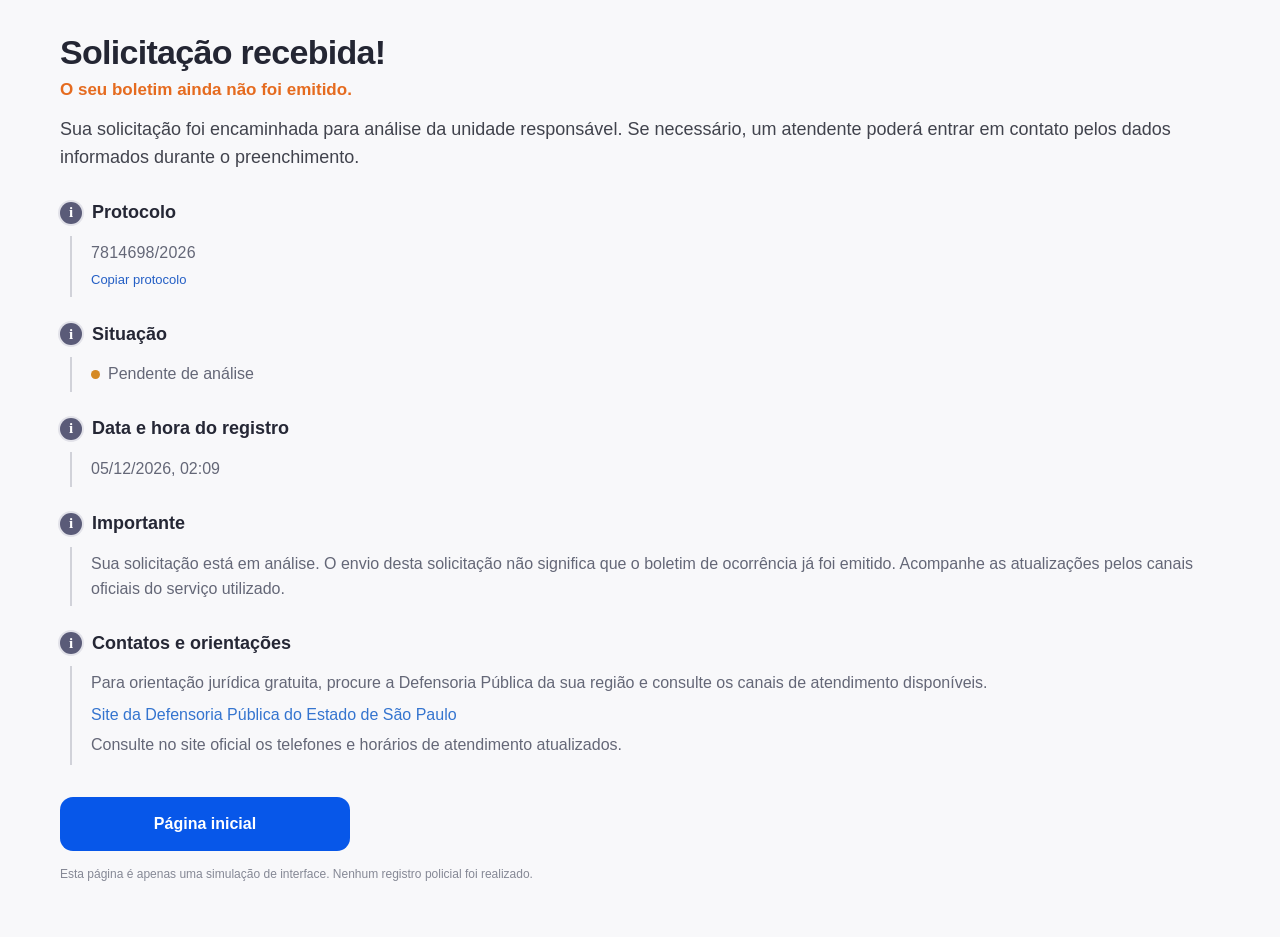
<file: boletim-confirmacao-demo/index.html>
<!doctype html>
<html lang="pt-BR">
  <head>
    <meta charset="UTF-8" />
    <meta name="viewport" content="width=device-width, initial-scale=1.0" />
    <meta
      name="description"
      content="Protótipo demonstrativo de tela de confirmação de solicitação."
    />
    <title>Solicitação recebida — Demonstração</title>
    <link rel="stylesheet" href="style.css" />
  </head>
  <body>
    <main class="page">
      <section class="confirmation" aria-labelledby="page-title">
        <header class="page-header">
          <div class="success-mark" aria-hidden="true">
            <svg viewBox="0 0 24 24"><path d="m5 12.5 4.2 4.2L19 7" /></svg>
          </div>
          <div>
            <h1 id="page-title">Solicitação recebida!</h1>
            <p class="warning">O seu boletim ainda não foi emitido.</p>
          </div>
        </header>

        <p class="intro">
          Sua solicitação foi encaminhada para análise da unidade responsável.
          Se necessário, um atendente poderá entrar em contato pelos dados
          informados durante o preenchimento.
        </p>

        <div class="details">
          <section class="detail">
            <h2>
              <span class="info-icon" aria-hidden="true">i</span>Protocolo
            </h2>
            <div class="detail-content">
              <p class="protocol" id="protocol">7814698/2026</p>
              <button class="copy-button" id="copyProtocol" type="button">
                Copiar protocolo
              </button>
            </div>
          </section>

          <section class="detail">
            <h2><span class="info-icon" aria-hidden="true">i</span>Situação</h2>
            <div class="detail-content">
              <p>
                <span class="status-dot"></span
                ><span id="status">Pendente de análise</span>
              </p>
            </div>
          </section>

          <section class="detail">
            <h2>
              <span class="info-icon" aria-hidden="true">i</span>Data e hora do
              registro
            </h2>
            <div class="detail-content">
              <p id="registeredAt">Carregando data e hora...</p>
            </div>
          </section>

          <section class="detail">
            <h2>
              <span class="info-icon" aria-hidden="true">i</span>Importante
            </h2>
            <div class="detail-content">
              <p>
                Sua solicitação está em análise. O envio desta solicitação não
                significa que o boletim de ocorrência já foi emitido. Acompanhe
                as atualizações pelos canais oficiais do serviço utilizado.
              </p>
            </div>
          </section>

          <section class="detail contacts">
            <h2>
              <span class="info-icon" aria-hidden="true">i</span>Contatos e
              orientações
            </h2>
            <div class="detail-content">
              <p>
                Para orientação jurídica gratuita, procure a Defensoria Pública
                da sua região e consulte os canais de atendimento disponíveis.
              </p>
              <a
                href="https://www.defensoria.sp.def.br/"
                target="_blank"
                rel="noopener noreferrer"
              >
                Site da Defensoria Pública do Estado de São Paulo
              </a>
              <p class="phone-note">
                Consulte no site oficial os telefones e horários de atendimento
                atualizados.
              </p>
            </div>
          </section>
        </div>

        <button class="home-button" id="homeButton" type="button">
          Página inicial
        </button>
        <p class="disclaimer">
          Esta página é apenas uma simulação de interface. Nenhum registro
          policial foi realizado.
        </p>
      </section>
    </main>

    <div class="toast" id="toast" role="status" aria-live="polite"></div>
    <script src="script.js"></script>
  </body>
</html>
</file>
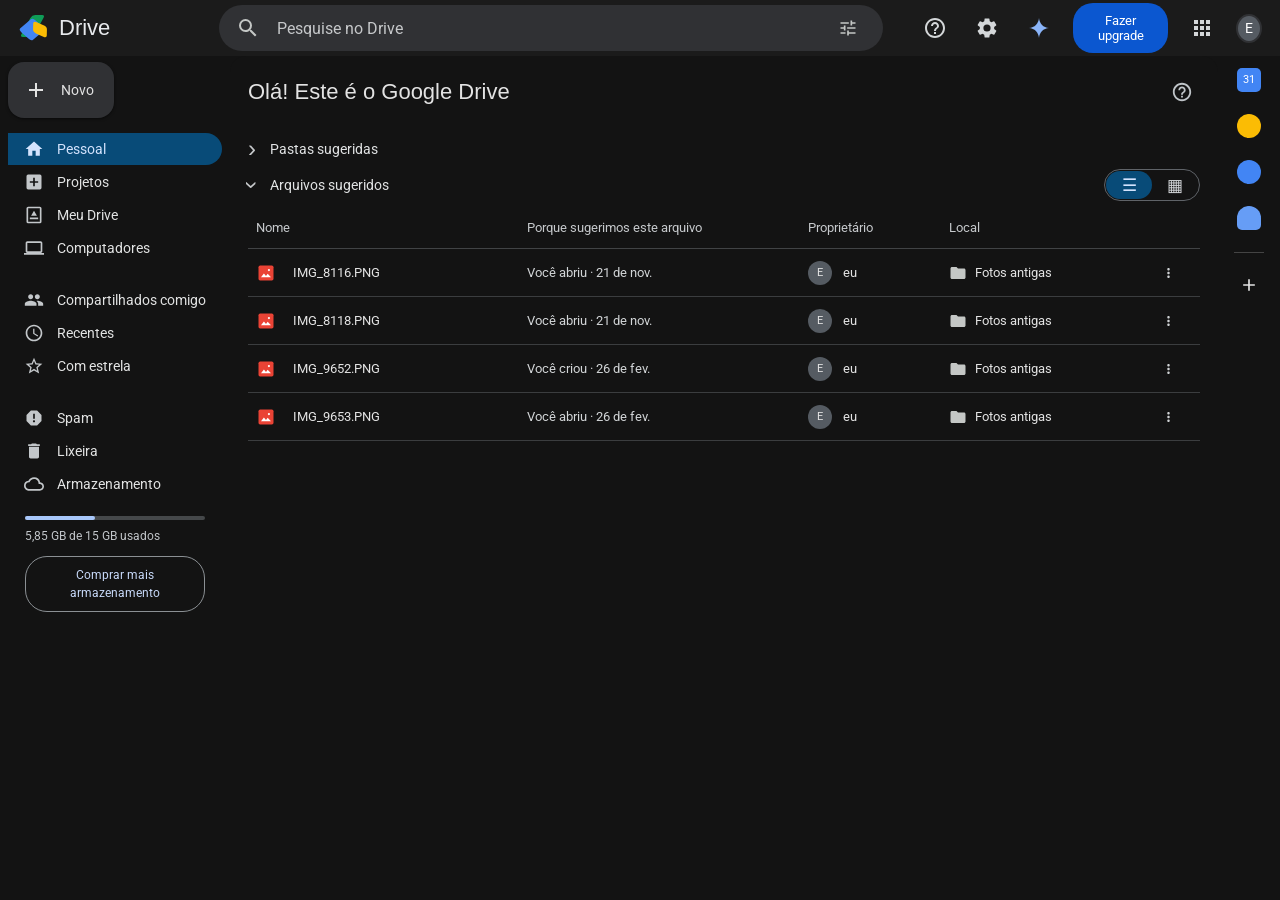
<file: drive-clone-html-css-js/index.html>
<!doctype html>
<html lang="pt-BR">
  <head>
    <meta charset="UTF-8" />
    <meta name="viewport" content="width=device-width, initial-scale=1.0" />
    <title>Drive — Clone</title>
    <link rel="stylesheet" href="style.css" />
    <link rel="preconnect" href="https://fonts.googleapis.com" />
    <link rel="preconnect" href="https://fonts.gstatic.com" crossorigin />
    <link
      href="https://fonts.googleapis.com/css2?family=Google+Sans:wght@400;500;600&family=Roboto:wght@400;500&display=swap"
      rel="stylesheet"
    />
  </head>
  <body>
    <header class="topbar">
      <a class="brand" href="#" aria-label="Drive">
        <span class="drive-logo"><i></i><b></b><em></em></span
        ><span>Drive</span>
      </a>
      <div class="search-wrap">
        <button class="menu-btn" id="menuBtn" title="Menu" data-i="menu"></button>
        <span class="search-icon"></span>
        <input
          id="searchInput"
          type="search"
          placeholder="Pesquise no Drive"
          autocomplete="off"
        />
        <button class="search-filter" title="Opções de pesquisa">☷</button>
      </div>
      <div class="top-actions">
        <button class="icon-button" title="Ajuda">?</button>
        <button class="icon-button" title="Configurações">⚙</button>
        <button class="gemini" title="Gemini"></button>
        <button class="upgrade">Fazer upgrade</button>
        <button class="apps" title="Aplicativos do Google">▦</button>
        <button class="avatar" title="Conta">E</button>
      </div>
    </header>

    <aside class="sidebar">
      <button class="new-button" id="newButton"><span>＋</span> Novo</button>
      <nav class="main-nav">
        <a class="nav-item active" href="#" data-section="Pessoal"
          ><span>⌂</span>Pessoal</a
        >
        <a class="nav-item" href="#" data-section="Projetos"
          ><span>▣</span>Projetos</a
        >
        <a class="nav-item" href="#" data-section="Meu Drive"
          ><span>▱</span>Meu Drive</a
        >
        <a class="nav-item" href="#" data-section="Computadores"
          ><span>▣</span>Computadores</a
        >
        <a class="nav-item spaced" href="#" data-section="Compartilhados comigo"
          ><span>♧</span>Compartilhados comigo</a
        >
        <a class="nav-item" href="#" data-section="Recentes"
          ><span>◷</span>Recentes</a
        >
        <a class="nav-item" href="#" data-section="Com estrela"
          ><span>☆</span>Com estrela</a
        >
        <a class="nav-item spaced" href="#" data-section="Spam"
          ><span>⊘</span>Spam</a
        >
        <a class="nav-item" href="#" data-section="Lixeira"
          ><span>▤</span>Lixeira</a
        >
        <a class="nav-item" href="#" data-section="Armazenamento"
          ><span>☁</span>Armazenamento</a
        >
      </nav>
      <div class="storage">
        <div class="storage-track"><span></span></div>
        <p><strong id="storageUsed">5,85 GB</strong> de 15 GB usados</p>
        <button class="storage-button">Comprar mais<br />armazenamento</button>
      </div>
    </aside>

    <aside class="side-panel"><i class="sp cal">31</i><i class="sp keep"></i><i class="sp task"></i><i class="sp contact"></i><hr /><span data-i="plus"></span></aside>
    <div class="crumb-bar hidden" id="crumbBar"><span data-i="drive" data-s="18"></span> Meu Drive <span data-i="right" data-s="20"></span> <span data-i="folder" data-s="18"></span> <span id="crumbFolder"></span> <span data-i="right" data-s="20"></span> <span class="crumb-ic"></span> <span id="crumbName"></span></div>
    <main class="workspace">
      <div class="content">
        <div class="greeting-row">
          <h1 id="pageTitle">Olá! Este é o Google Drive</h1>
          <button class="help-info" title="Informações">ⓘ</button>
        </div>
        <section class="suggested-folders">
          <button class="section-toggle" id="folderToggle">
            <span class="chevron">›</span> Pastas sugeridas
          </button>
          <div class="folder-suggestions hidden" id="folderSuggestions">
            <button class="folder-card">
              <span class="folder-icon">📁</span><span>Fotos antigas</span
              ><small>Minha pasta</small>
            </button>
          </div>
        </section>

        <section class="files-section">
          <div class="files-heading">
            <button class="section-toggle">
              <span class="chevron down">›</span> Arquivos sugeridos
            </button>
            <div class="view-switch">
              <button
                class="view-btn selected"
                id="listView"
                title="Visualização em lista"
              >
                ☰
              </button>
              <button
                class="view-btn"
                id="gridView"
                title="Visualização em grade"
              >
                ▦
              </button>
            </div>
          </div>
          <div class="table-wrap" id="tableWrap">
            <div class="table-head">
              <span>Nome <span class="sort">↕</span></span>
              <span>Porque sugerimos este arquivo</span>
              <span>Proprietário</span>
              <span>Local</span>
              <span></span>
            </div>
            <div id="fileRows" class="file-rows"></div>
          </div>
          <div id="gridFiles" class="grid-files hidden"></div>
          <button class="more-link" id="moreButton">Mais</button>
          <div class="empty-state hidden" id="emptyState">
            <div class="empty-art">⌕</div>
            <h2>Nenhum arquivo encontrado</h2>
            <p>Tente pesquisar outro termo ou limpar a pesquisa.</p>
          </div>
        </section>
      </div>
    </main>

    <div class="scrim hidden" id="scrim"></div>
    <button class="fab" id="fab"><span data-i="plus" data-s="24"></span> Novo</button>
    <nav class="bottom-nav">
      <button data-go="Pessoal" class="active"><span class="bn-ic" data-i="home"></span>Início</button>
      <button data-go="Com estrela"><span class="bn-ic" data-i="star"></span>Com estrela</button>
      <button data-go="Compartilhados comigo"><span class="bn-ic" data-i="people"></span>Compartilhados</button>
      <button data-go="Meu Drive"><span class="bn-ic" data-i="folder"></span>Arquivos</button>
    </nav>
    <div class="popup-menu hidden" id="newMenu">
      <button data-action="upload-file">
        <span>↑</span> Upload de arquivo
      </button>
      <button data-action="upload-folder">
        <span>⇧</span> Upload de pasta
      </button>
      <div class="menu-divider"></div>
      <button data-action="new-folder"><span>📁</span> Nova pasta</button>
      <button data-action="new-doc"><span>▤</span> Documentos Google</button>
      <button data-action="new-sheet"><span>▦</span> Planilhas Google</button>
    </div>
    <input type="file" id="filePicker" multiple hidden />
    <input type="file" id="folderPicker" webkitdirectory multiple hidden />

    <div class="modal-backdrop hidden" id="modalBackdrop">
      <div class="modal">
        <h2>Nova pasta</h2>
        <p>Digite um nome para a pasta.</p>
        <input
          id="folderName"
          type="text"
          placeholder="Pasta sem título"
          maxlength="60"
        />
        <div class="modal-actions">
          <button id="cancelModal">Cancelar</button
          ><button class="primary" id="createFolder">Criar</button>
        </div>
      </div>
    </div>

    <div class="toast hidden" id="toast"></div>

    <div class="image-viewer hidden" id="imageViewer">
      <div class="viewer-header">
        <button id="closeViewer" class="v-btn" title="Fechar" data-i="close"></button>
        <span class="v-file-ic"></span>
        <div class="v-title"><div id="viewerFileName"></div><nav><span>Arquivo</span><span>Acessar</span><span>Inserir</span><span>Ferramentas</span><span>Ajuda</span></nav></div>
        <div class="v-actions"><button class="open-with">Abrir com <span data-i="chevronDown" data-s="16"></span></button><button class="share-btn"><span data-i="share" data-s="18"></span> Compartilhar</button><span class="gem" data-i="gemini" data-s="26"></span></div>
      </div>
      <div class="viewer-tools">
        <div class="tool-pill"><button id="viewerDownload" class="v-btn" data-i="download"></button><button id="viewerPrint" class="v-btn" data-i="print"></button><button id="viewerFull" class="v-btn" data-i="full"></button><i></i><button id="zoomOut" class="v-btn" data-i="minus"></button><button id="zoomReset" class="v-btn" data-i="zoom"></button><button id="zoomIn" class="v-btn" data-i="plus"></button></div>
        <div class="comment-pill"><span data-i="comment" data-s="20"></span> Comentário</div>
      </div>
      <div class="viewer-content" id="viewerBackdrop"><img id="viewerImage" alt="Visualização da imagem" /></div>
      <button class="v-nav prev" id="viewerPrev" data-i="left" data-s="24"></button>
      <button class="v-nav next" id="viewerNext" data-i="right" data-s="24"></button>
    </div>
    <script src="script.js"></script>
  </body>
</html>
</file>
<file: boletim-confirmacao-demo/style.css>
* {
  box-sizing: border-box;
}

:root {
  font-family: Arial, Helvetica, sans-serif;
  color: #242633;
  background: #f8f8fa;
  font-synthesis: none;
}

body {
  margin: 0;
  min-height: 100vh;
  background: #f8f8fa;
}

.page {
  width: min(100% - 48px, 1260px);
  margin: 0 auto;
  padding: 32px 0 54px;
}

.confirmation {
  max-width: 1160px;
  margin: 0 auto;
}

.page-header {
  display: flex;
  align-items: center;
  gap: 14px;
  margin-bottom: 12px;
}

.success-mark {
  display: none;
  width: 42px;
  height: 42px;
  flex: 0 0 42px;
  border-radius: 50%;
  background: #e7f4eb;
  align-items: center;
  justify-content: center;
}

.success-mark svg {
  width: 24px;
  height: 24px;
  fill: none;
  stroke: #18864b;
  stroke-width: 2.2;
  stroke-linecap: round;
  stroke-linejoin: round;
}

h1 {
  margin: 0 0 7px;
  font-size: clamp(25px, 3vw, 34px);
  line-height: 1.2;
  letter-spacing: -0.7px;
  font-weight: 700;
}

.warning {
  margin: 0;
  color: #e56b1f;
  font-size: 17px;
  font-weight: 700;
}

.intro {
  max-width: 1160px;
  margin: 16px 0 30px;
  color: #41434d;
  font-size: 18px;
  line-height: 1.55;
}

.details {
  display: flex;
  flex-direction: column;
  gap: 26px;
}

.detail h2 {
  display: flex;
  align-items: center;
  gap: 10px;
  margin: 0 0 12px;
  font-size: 18px;
  font-weight: 700;
  color: #252735;
}

.info-icon {
  display: inline-flex;
  align-items: center;
  justify-content: center;
  width: 22px;
  height: 22px;
  flex: 0 0 22px;
  border-radius: 50%;
  background: #5a5b78;
  color: white;
  font-family: Georgia, serif;
  font-size: 15px;
  font-weight: 700;
  box-shadow: 0 0 0 2px #e2e2e9;
}

.detail-content {
  margin-left: 10px;
  padding: 5px 0 5px 19px;
  border-left: 2px solid #d1d2d9;
  color: #646777;
  font-size: 16px;
  line-height: 1.55;
}

.detail-content p {
  margin: 0;
}

.protocol {
  font-variant-numeric: tabular-nums;
  letter-spacing: 0.2px;
}

.copy-button {
  display: inline-block;
  margin-top: 7px;
  padding: 0;
  color: #245fc5;
  background: transparent;
  border: 0;
  font-size: 13px;
  cursor: pointer;
}

.copy-button:hover,
.detail-content a:hover {
  text-decoration: underline;
}

.status-dot {
  display: inline-block;
  width: 9px;
  height: 9px;
  margin-right: 8px;
  border-radius: 50%;
  background: #d58a25;
}

.contacts .detail-content {
  padding-bottom: 7px;
}

.detail-content a {
  display: inline-block;
  margin-top: 7px;
  color: #3474cf;
  text-decoration: none;
  overflow-wrap: anywhere;
}

.detail-content .phone-note {
  margin-top: 5px;
}

.home-button {
  display: block;
  width: min(290px, 100%);
  min-height: 54px;
  margin-top: 32px;
  border: 0;
  border-radius: 13px;
  background: #0757e9;
  color: #fff;
  font-size: 16px;
  font-weight: 700;
  cursor: pointer;
  transition:
    background 0.18s ease,
    transform 0.18s ease;
}

.home-button:hover {
  background: #064bc8;
}

.home-button:active {
  transform: translateY(1px);
}

.disclaimer {
  margin: 14px 0 0;
  color: #858895;
  font-size: 12px;
  line-height: 1.5;
}

.toast {
  position: fixed;
  left: 50%;
  bottom: 24px;
  z-index: 10;
  max-width: calc(100% - 32px);
  padding: 12px 18px;
  border-radius: 8px;
  background: #292b35;
  color: #fff;
  font-size: 14px;
  box-shadow: 0 5px 18px #0002;
  opacity: 0;
  pointer-events: none;
  transform: translate(-50%, 12px);
  transition:
    opacity 0.2s ease,
    transform 0.2s ease;
}

.toast.show {
  opacity: 1;
  transform: translate(-50%, 0);
}

button:focus-visible,
a:focus-visible {
  outline: 3px solid #80aaff;
  outline-offset: 3px;
}

@media (max-width: 650px) {
  .page {
    width: min(100% - 32px, 1160px);
    padding-top: 25px;
  }

  .page-header {
    align-items: flex-start;
  }

  .intro {
    font-size: 16px;
    margin-bottom: 26px;
  }

  .details {
    gap: 23px;
  }

  .detail h2 {
    font-size: 16px;
  }

  .detail-content {
    font-size: 15px;
  }

  .home-button {
    width: 100%;
  }
}
</file>
<file: drive-clone-html-css-js/style.css>
* {
  box-sizing: border-box;
}
:root {
  --bg: #131313;
  --panel: #1e1f20;
  --panel2: #252729;
  --line: #3b3d3f;
  --text: #e3e3e3;
  --muted: #aeb3b7;
  --blue: #a8c7fa;
  --blue-bg: #084b78;
}
body {
  margin: 0;
  background: var(--bg);
  color: var(--text);
  font-family: Roboto, Arial, sans-serif;
  font-size: 14px;
  overflow: hidden;
}
button,
input {
  font: inherit;
}
button {
  color: inherit;
  cursor: pointer;
  border: 0;
  background: none;
}
.topbar {
  height: 56px;
  display: flex;
  align-items: center;
  padding: 0 18px;
  gap: 34px;
  background: #1b1b1b;
  position: fixed;
  inset: 0 0 auto;
  z-index: 5;
}
.brand {
  width: 178px;
  display: flex;
  align-items: center;
  gap: 12px;
  color: #e8eaed;
  text-decoration: none;
  font:
    22px "Google Sans",
    Arial;
}
.drive-logo {
  width: 29px;
  height: 27px;
  position: relative;
  display: inline-block;
}
.drive-logo i,
.drive-logo b,
.drive-logo em {
  position: absolute;
  display: block;
  width: 13px;
  height: 22px;
  transform: skew(-29deg);
  border-radius: 3px;
}
.drive-logo i {
  background: #0f9d58;
  left: 8px;
  top: 0;
}
.drive-logo b {
  background: #4285f4;
  left: 2px;
  top: 8px;
  transform: skew(29deg) rotate(-30deg);
  height: 13px;
  width: 24px;
}
.drive-logo em {
  background: #fbbc04;
  right: 1px;
  top: 8px;
  transform: skew(29deg) rotate(30deg);
  height: 13px;
  width: 12px;
}
.search-wrap {
  height: 46px;
  width: min(770px, 55vw);
  background: #303134;
  border-radius: 28px;
  display: flex;
  align-items: center;
  padding: 0 17px;
  gap: 15px;
  color: #c4c7c5;
}
.search-icon {
  font-size: 26px;
  transform: rotate(-20deg);
}
.search-wrap input {
  flex: 1;
  min-width: 0;
  background: transparent;
  border: 0;
  outline: 0;
  color: #f1f3f4;
  font-size: 16px;
}
.search-wrap input::placeholder {
  color: #c6c8ca;
}
.search-filter {
  font-size: 22px;
  color: #c4c7c5;
  padding: 5px 8px;
}
.top-actions {
  margin-left: auto;
  display: flex;
  align-items: center;
  gap: 16px;
}
.icon-button,
.apps,
.gemini {
  font-size: 20px;
  color: #d4d7d9;
  width: 25px;
  height: 32px;
}
.gemini {
  color: #a78bfa;
  font-size: 25px;
}
.upgrade {
  background: #0b57d0;
  border-radius: 20px;
  padding: 10px 17px;
  color: #fff;
  font-size: 13px;
}
.avatar {
  width: 29px;
  height: 29px;
  border-radius: 50%;
  background: #555b62;
  color: #fff;
  border: 2px solid #303134;
}
.sidebar {
  position: fixed;
  top: 56px;
  bottom: 0;
  left: 0;
  width: 230px;
  padding: 6px 8px 18px;
  overflow-y: auto;
}
.new-button {
  height: 52px;
  padding: 0 18px;
  border-radius: 16px;
  background: #303134;
  box-shadow: 0 1px 3px #0008;
  display: flex;
  align-items: center;
  gap: 13px;
  margin-bottom: 15px;
  font-size: 14px;
}
.new-button span {
  font-size: 25px;
  font-weight: 300;
}
.main-nav {
  display: flex;
  flex-direction: column;
  gap: 1px;
}
.nav-item {
  height: 34px;
  border-radius: 0 22px 22px 0;
  display: flex;
  align-items: center;
  gap: 17px;
  padding: 0 16px;
  color: #e2e3e3;
  text-decoration: none;
  font-size: 14px;
}
.nav-item span {
  width: 16px;
  font-size: 18px;
  text-align: center;
  color: #c3c7ca;
}
.nav-item.active {
  background: #084b78;
  color: #d3e3fd;
}
.nav-item.active span {
  color: #d3e3fd;
}
.nav-item.spaced {
  margin-top: 19px;
}
.storage {
  padding: 0 17px;
  margin-top: 16px;
  color: #c2c6ca;
  font-size: 12px;
}
.storage-track {
  height: 4px;
  border-radius: 5px;
  background: #45484a;
  margin-bottom: 9px;
}
.storage-track span {
  display: block;
  width: 39%;
  height: 100%;
  background: #a8c7fa;
  border-radius: 5px;
}
.storage p {
  margin: 0 0 13px;
}
.storage strong {
  font-weight: 400;
}
.storage-button {
  border: 1px solid #8b9094;
  border-radius: 22px;
  padding: 9px 16px;
  color: #c8dafa;
  width: 100%;
  line-height: 18px;
}
.workspace {
  position: fixed;
  top: 56px;
  left: 230px;
  right: 62px;
  bottom: 0;
  background: var(--bg);
  border-radius: 16px 16px 0 0;
  overflow-y: auto;
  scrollbar-color: #4b4d4e transparent;
  scrollbar-width: thin;
}
.content {
  padding: 18px 18px 45px;
}
.greeting-row {
  display: flex;
  align-items: center;
  justify-content: space-between;
  margin-bottom: 23px;
}
.greeting-row h1 {
  font:
    22px "Google Sans",
    Arial;
  margin: 0;
  font-weight: 400;
}
.help-info {
  font-size: 18px;
  color: #bfc4c8;
}
.section-toggle {
  display: flex;
  align-items: center;
  gap: 14px;
  color: #e1e3e4;
  font-size: 14px;
  padding: 0;
  background: none;
  height: 31px;
}
.chevron {
  font-size: 24px;
  display: inline-block;
  transform: rotate(0);
  font-family: Arial;
  line-height: 1;
  color: #c6c9cb;
}
.chevron.down {
  transform: rotate(90deg);
}
.folder-suggestions {
  display: flex;
  gap: 14px;
  padding: 10px 0 18px 29px;
}
.folder-card {
  width: 210px;
  height: 68px;
  background: #202124;
  border: 1px solid #3c4043;
  border-radius: 9px;
  text-align: left;
  padding: 10px 12px;
  display: grid;
  grid-template-columns: 26px 1fr;
  grid-template-rows: 22px 18px;
  align-items: center;
}
.folder-card:hover,
.file-row:hover,
.grid-card:hover {
  background: #202327;
}
.folder-icon {
  grid-row: 1/3;
  font-size: 19px;
}
.folder-card span:nth-child(2) {
  font-weight: 500;
}
.folder-card small {
  color: var(--muted);
}
.files-heading {
  height: 42px;
  display: flex;
  align-items: center;
  justify-content: space-between;
}
.view-switch {
  display: flex;
  border: 1px solid #5f6368;
  border-radius: 20px;
  overflow: hidden;
  padding: 1px;
}
.view-btn {
  width: 46px;
  height: 28px;
  border-radius: 18px;
  color: #d4d7da;
  font-size: 17px;
}
.view-btn.selected {
  background: #084b78;
  color: #d3e3fd;
}
.table-head,
.file-row {
  display: grid;
  grid-template-columns: 29% 30% 15% 22% 30px;
  align-items: center;
}
.table-head {
  height: 43px;
  border-bottom: 1px solid #414345;
  color: #c6c9cc;
  font-size: 13px;
  padding: 0 8px;
}
.sort {
  margin-left: 5px;
  color: #858b8e;
  opacity: 0;
}
.table-head span:first-child:hover .sort {
  opacity: 1;
}
.file-row {
  height: 45px;
  border-bottom: 1px solid #3b3d3f;
  padding: 0 8px;
  font-size: 13px;
  cursor: pointer;
}
.file-name {
  display: flex;
  align-items: center;
  gap: 17px;
  min-width: 0;
  white-space: nowrap;
  overflow: hidden;
  text-overflow: ellipsis;
}
.file-name strong {
  font-weight: 400;
  overflow: hidden;
  text-overflow: ellipsis;
}
.file-type {
  width: 17px;
  height: 17px;
  flex: 0 0 17px;
  border-radius: 3px;
  display: inline-flex;
  align-items: center;
  justify-content: center;
  font-size: 9px;
  color: white;
  background: #f44336;
}
.file-type.image {
  background: #e84d52;
}
.file-type.pdf {
  background: #e94235;
  font-size: 8px;
  font-weight: bold;
}
.file-type.folder {
  background: #e8b84c;
}
.file-meta {
  color: #d2d5d7;
}
.owner {
  display: flex;
  align-items: center;
  gap: 11px;
}
.mini-avatar {
  height: 18px;
  width: 18px;
  border-radius: 50%;
  background: #555b62;
  display: inline-flex;
  align-items: center;
  justify-content: center;
  font-size: 10px;
}
.location {
  display: flex;
  align-items: center;
  gap: 8px;
  white-space: nowrap;
  overflow: hidden;
  text-overflow: ellipsis;
}
.location-icon {
  color: #bfc4c6;
  font-size: 16px;
}
.row-menu {
  font-size: 19px;
  color: #d0d3d5;
  border-radius: 50%;
  width: 27px;
  height: 27px;
}
.row-menu:hover {
  background: #3c4043;
}
.more-link {
  margin: 18px 0 0 29px;
  color: #a8c7fa;
  font-size: 13px;
}
.hidden {
  display: none !important;
}
.grid-files {
  display: grid;
  grid-template-columns: repeat(auto-fill, minmax(205px, 1fr));
  gap: 12px;
  padding: 12px 0;
}
.grid-card {
  border: 1px solid #414447;
  border-radius: 10px;
  background: #1c1d1e;
  padding: 14px;
  min-height: 112px;
  cursor: pointer;
}
.grid-card .file-name {
  gap: 10px;
  margin-bottom: 15px;
}
.grid-card p {
  font-size: 12px;
  color: var(--muted);
  margin: 0;
}
.empty-state {
  text-align: center;
  padding: 70px 15px;
  color: #c4c7c5;
}
.empty-art {
  font-size: 52px;
  color: #8ab4f8;
}
.empty-state h2 {
  font: 20px "Google Sans";
  font-weight: 400;
}
.empty-state p {
  color: #9aa0a6;
}
.popup-menu {
  position: fixed;
  z-index: 10;
  top: 105px;
  left: 10px;
  width: 245px;
  padding: 7px;
  background: #282a2c;
  border-radius: 9px;
  box-shadow: 0 6px 20px #0009;
  border: 1px solid #444;
}
.popup-menu button {
  height: 42px;
  width: 100%;
  text-align: left;
  padding: 0 12px;
  border-radius: 5px;
  display: flex;
  align-items: center;
  gap: 13px;
}
.popup-menu button:hover {
  background: #3c4043;
}
.popup-menu button span {
  width: 18px;
  text-align: center;
  font-size: 17px;
}
.menu-divider {
  height: 1px;
  background: #45484a;
  margin: 6px 0;
}
.modal-backdrop {
  position: fixed;
  inset: 0;
  background: #0008;
  z-index: 20;
  display: grid;
  place-items: center;
}
.modal {
  width: min(420px, calc(100vw - 32px));
  background: #282a2c;
  border-radius: 18px;
  padding: 25px 24px 18px;
  box-shadow: 0 8px 35px #0009;
}
.modal h2 {
  font: 22px "Google Sans";
  font-weight: 400;
  margin: 0 0 12px;
}
.modal p {
  color: #bdc1c6;
  margin: 0 0 22px;
}
.modal input {
  width: 100%;
  height: 42px;
  border: 1px solid #8ab4f8;
  border-radius: 5px;
  background: #202124;
  color: #fff;
  padding: 0 11px;
  outline: 0;
}
.modal-actions {
  display: flex;
  justify-content: flex-end;
  gap: 10px;
  margin-top: 27px;
}
.modal-actions button {
  padding: 9px 17px;
  border-radius: 20px;
  color: #a8c7fa;
}
.modal-actions .primary {
  background: #a8c7fa;
  color: #202124;
  font-weight: 500;
}
.toast {
  position: fixed;
  bottom: 25px;
  left: 50%;
  transform: translateX(-50%);
  background: #303134;
  color: #f1f3f4;
  padding: 13px 20px;
  border-radius: 8px;
  box-shadow: 0 4px 14px #0008;
  z-index: 30;
}
@media (max-width: 850px) {
  .topbar {
    gap: 15px;
  }
  .brand {
    width: auto;
  }
  .brand > span:last-child {
    display: none;
  }
  .search-wrap {
    width: auto;
    flex: 1;
  }
  .top-actions {
    gap: 7px;
  }
  .upgrade,
  .gemini,
  .icon-button:nth-child(1),
  .icon-button:nth-child(2) {
    display: none;
  }
  .sidebar {
    width: 72px;
  }
  .new-button {
    width: 52px;
    padding: 0;
    justify-content: center;
    font-size: 0;
  }
  .new-button span {
    font-size: 25px;
  }
  .nav-item {
    justify-content: center;
    padding: 0;
  }
  .nav-item {
    font-size: 0;
  }
  .nav-item span {
    font-size: 19px;
  }
  .storage {
    display: none;
  }
  .workspace {
    left: 72px;
  }
  .table-head,
  .file-row {
    grid-template-columns:
      minmax(190px, 1.5fr) minmax(130px, 1fr) 100px minmax(110px, 1fr)
      25px;
  }
  .table-head span:nth-child(2),
  .file-row > .file-meta {
    display: none;
  }
}
@media (max-width: 560px) {
  .topbar {
    padding: 0 10px;
  }
  .search-wrap {
    height: 40px;
    padding: 0 10px;
  }
  .search-wrap input {
    font-size: 14px;
  }
  .top-actions {
    gap: 5px;
  }
  .apps {
    display: none;
  }
  .content {
    padding: 18px 12px;
  }
  .greeting-row h1 {
    font-size: 19px;
  }
  .table-head,
  .file-row {
    grid-template-columns: minmax(180px, 1fr) 100px 25px;
  }
  .table-head span:nth-child(2),
  .table-head span:nth-child(3),
  .file-row > .file-meta,
  .file-row > .owner {
    display: none;
  }
  .table-head span:nth-child(4) {
    grid-column: 2;
  }
  .file-row .location {
    grid-column: 2;
  }
  .folder-suggestions {
    overflow-x: auto;
    padding-left: 0;
  }
  .folder-card {
    min-width: 180px;
  }
}

/* ===== Ajustes para ficar igual ao Drive real ===== */
.topbar svg,.sidebar svg{display:block}
.search-icon{transform:none;display:flex}
.search-filter,.icon-button,.apps,.gemini,.help-info{display:flex;align-items:center;justify-content:center;width:36px;height:36px;border-radius:50%}
.icon-button:hover,.apps:hover,.search-filter:hover,.help-info:hover{background:#ffffff1a}
.new-button{height:56px;padding:0 20px 0 16px;border-radius:16px}
.nav-item{height:32px}
.file-row{height:48px}
.file-row.selected,.file-row.selected:hover,.grid-card.selected{background:#0b4a73}
.file-type{background:none!important;width:20px;height:20px;flex:0 0 20px}
.drive-file-icon{width:20px;height:20px;display:block}
.shared{display:inline-flex}
.location-icon{display:flex;color:#c4c7c5}
.mini-avatar{width:24px;height:24px;font-size:11px}
.mini-avatar.photo{background:#1b1b1b;border:2px solid #fff3}
.row-menu{display:flex;align-items:center;justify-content:center}
.selection-bar{height:48px;border-radius:28px;background:#2b2d30;display:flex;align-items:center;gap:6px;padding:0 10px;margin-bottom:6px}
.selection-bar button{width:36px;height:36px;border-radius:50%;display:flex;align-items:center;justify-content:center;color:#e3e3e3}
.selection-bar button:hover{background:#ffffff1a}
.selection-bar .ask-gemini{width:auto;border:1px solid #5f6368;border-radius:18px;padding:0 12px;height:28px;font-size:12px;color:#9aa0a6;gap:6px;margin:0 10px 0 4px}
.sel-count{margin:0 8px}
.crumb-bar{position:fixed;left:230px;right:62px;bottom:0;height:56px;background:#1b1b1b;border-top:1px solid #2b2d30;display:flex;align-items:center;gap:14px;padding:0 18px;z-index:4;font-size:14px;color:#e3e3e3}
.crumb-bar svg{fill:#c4c7c5}
.crumb-ic{width:20px;height:20px;background:#ea4335;border-radius:3px}
.side-panel{position:fixed;top:56px;right:0;bottom:0;width:62px;display:flex;flex-direction:column;align-items:center;gap:22px;padding-top:12px;color:#e3e3e3}
.side-panel hr{width:30px;border:0;border-top:1px solid #444;margin:0}
.side-panel .sp{width:24px;height:24px;border-radius:5px;display:block;font-style:normal;font-size:11px;text-align:center;line-height:24px;color:#fff}
.sp.cal{background:#4285f4}.sp.keep{background:#fbbc04;border-radius:50%}.sp.task{background:#4285f4;border-radius:50%}.sp.contact{background:#669df6;border-radius:50% 50% 5px 5px}
/* Visualizador de imagem (antes estava dentro do @media e só funcionava no celular) */
.image-viewer{position:fixed;inset:0;z-index:100;background:#000;display:flex;flex-direction:column;color:#e3e3e3}
.viewer-header{height:58px;display:flex;align-items:center;gap:14px;padding:0 14px 0 6px}
.v-btn{width:40px;height:40px;border-radius:50%;display:flex;align-items:center;justify-content:center;color:#e3e3e3}
.v-btn:hover{background:#ffffff1a}
.v-file-ic{width:24px;height:24px;background:#ea4335;border-radius:4px}
.v-title{flex:1;min-width:0}
.v-title #viewerFileName{font:18px "Google Sans",Arial;white-space:nowrap;overflow:hidden;text-overflow:ellipsis}
.v-title nav{display:flex;gap:18px;font-size:13px;color:#c4c7c5;margin-top:2px}
.v-actions{display:flex;align-items:center;gap:14px}
.open-with{border:1px solid #8e918f;border-radius:20px;height:38px;padding:0 16px;display:flex;align-items:center;gap:6px;font-size:14px}
.share-btn{background:#a8c7fa;color:#041e49;border-radius:20px;height:40px;padding:0 20px;display:flex;align-items:center;gap:8px;font-weight:500}
.viewer-tools{display:flex;gap:10px;padding:0 6px 6px}
.tool-pill{display:flex;align-items:center;gap:2px;background:#2b2d30;border-radius:28px;padding:4px 8px;height:48px}
.tool-pill i{width:1px;height:22px;background:#5f6368;margin:0 6px}
.comment-pill{flex:1;background:#2b2d30;border-radius:28px;height:48px;display:flex;align-items:center;gap:12px;padding:0 20px;font-size:14px}
.viewer-content{flex:1;display:flex;justify-content:center;align-items:center;padding:16px;overflow:auto;min-height:0}
.viewer-content img{max-width:100%;max-height:100%;object-fit:contain;transition:transform .15s}
.v-nav{position:fixed;top:50%;transform:translateY(-50%);width:40px;height:40px;border-radius:50%;border:1px solid #8e918f;background:#000a;display:flex;align-items:center;justify-content:center;color:#e3e3e3;z-index:101}
.v-nav.prev{left:14px}.v-nav.next{right:14px}
@media (max-width:850px){.crumb-bar{left:72px}.side-panel{display:none}.workspace{right:10px}.v-title nav,.open-with{display:none}}

/* ===== Responsivo / celular ===== */
.menu-btn,.fab,.bottom-nav,.file-sub{display:none}
.scrim{position:fixed;inset:0;background:#0009;z-index:55}
@media (max-width:700px){
  .topbar{height:64px;padding:8px 12px;gap:10px;background:var(--bg)}
  .brand,.top-actions>*:not(.avatar){display:none!important}
  .top-actions{margin-left:0}
  .search-wrap{height:48px;width:auto;flex:1;padding:0 12px 0 4px;gap:6px}
  .menu-btn{display:flex;width:40px;height:40px;border-radius:50%;align-items:center;justify-content:center;color:#e3e3e3}
  .search-icon,.search-filter{display:none}
  .avatar{width:34px;height:34px}
  .sidebar{width:280px;left:-300px;top:0;bottom:0;background:#1e1f20;z-index:60;padding:16px 12px;transition:left .2s}
  .sidebar.open{left:0}
  .sidebar .new-button{display:none}
  .nav-item{font-size:14px!important;justify-content:flex-start!important;padding:0 16px!important;height:40px}
  .storage{display:block!important}
  .workspace{left:0!important;right:0!important;top:64px;bottom:calc(64px + env(safe-area-inset-bottom));border-radius:0}
  .content{padding:4px 16px 100px}
  .greeting-row{margin-bottom:8px}
  .greeting-row h1{font-size:18px}
  .help-info,.table-head,.crumb-bar,.side-panel{display:none!important}
  .file-row{grid-template-columns:1fr 36px!important;height:auto;min-height:64px;padding:8px 0;row-gap:2px}
  .file-row>.file-meta,.file-row>.owner,.file-row>.location{display:none!important}
  .file-row .file-name{grid-column:1;grid-row:1}
  .file-sub{display:block;grid-column:1;grid-row:2;padding-left:37px;color:#9aa0a6;font-size:12px;white-space:nowrap;overflow:hidden;text-overflow:ellipsis}
  .row-menu{grid-column:2;grid-row:1/3;width:36px;height:36px}
  .grid-files{grid-template-columns:repeat(2,1fr)}
  .fab{display:flex;position:fixed;right:16px;bottom:calc(80px + env(safe-area-inset-bottom));height:56px;padding:0 20px 0 16px;border-radius:16px;background:#d3e3fd;color:#041e49;align-items:center;gap:10px;font-weight:500;box-shadow:0 2px 8px #0008;z-index:40}
  .bottom-nav{display:flex;position:fixed;left:0;right:0;bottom:0;height:calc(64px + env(safe-area-inset-bottom));padding-bottom:env(safe-area-inset-bottom);background:#1e1f20;z-index:40}
  .bottom-nav button{flex:1;display:flex;flex-direction:column;align-items:center;justify-content:center;gap:2px;font-size:11px;color:#c4c7c5}
  .bottom-nav .bn-ic{display:flex;width:56px;height:28px;border-radius:14px;align-items:center;justify-content:center}
  .bottom-nav .active{color:#fff}
  .bottom-nav .active .bn-ic{background:#084b78;color:#d3e3fd}
  .popup-menu{left:16px;right:16px;top:auto;bottom:calc(144px + env(safe-area-inset-bottom));width:auto}
  .toast{bottom:calc(150px + env(safe-area-inset-bottom));max-width:calc(100vw - 32px)}
  /* visualizador no celular */
  .image-viewer{height:100dvh}
  .viewer-header{height:56px;padding:0 4px;gap:6px}
  .v-file-ic,.v-title nav,.v-actions,.comment-pill{display:none}
  .v-title #viewerFileName{font-size:16px}
  .viewer-content{order:2;padding:0}
  .viewer-tools{order:3;justify-content:center;padding:6px 6px max(8px,env(safe-area-inset-bottom))}
  .v-nav{width:36px;height:36px;background:#0008}
  .v-nav.prev{left:6px}.v-nav.next{right:6px}
}
</file>
